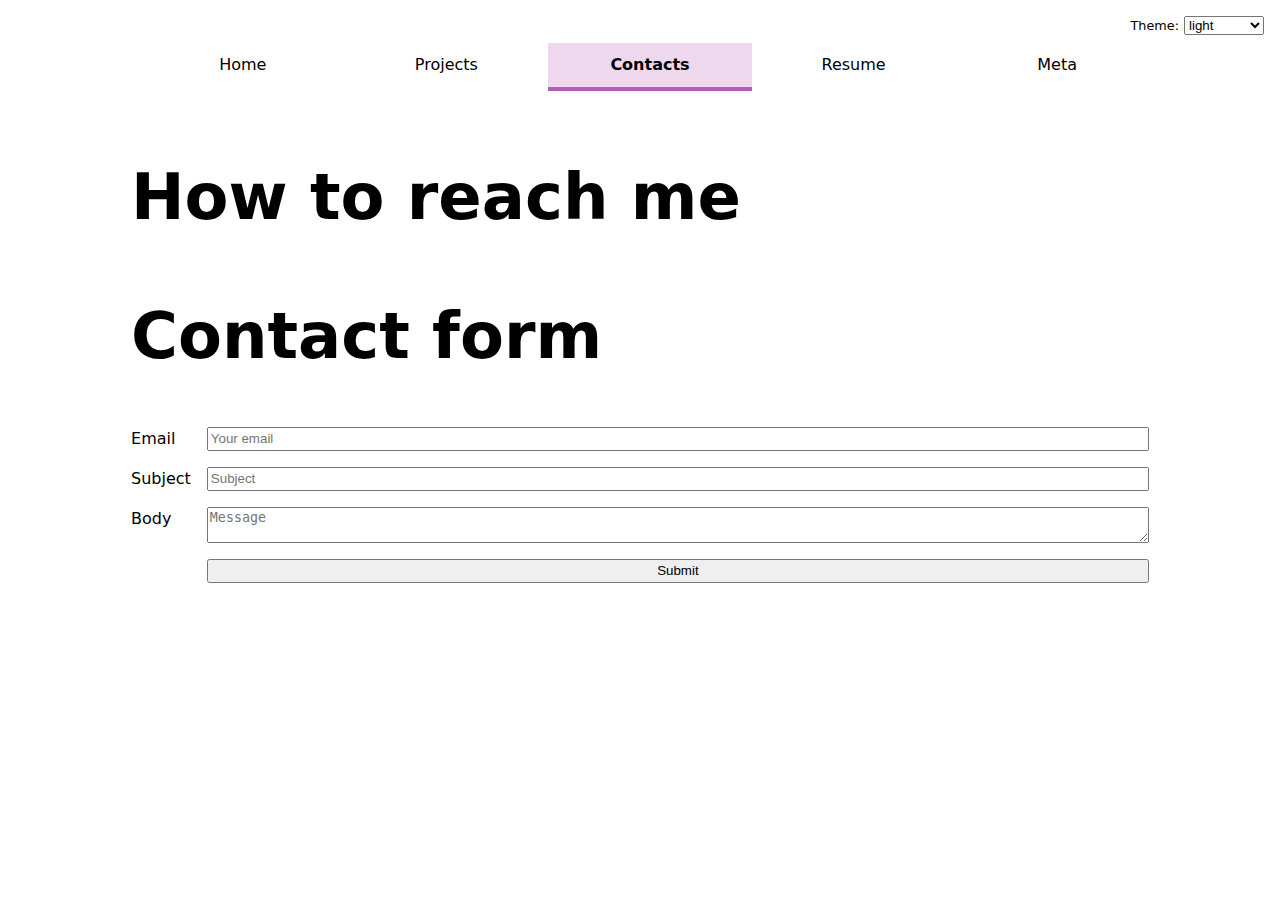
<file: contact/index.html>
<!DOCTYPE html>
<html lang="en">
<head>
    <meta charset="UTF-8">
    <meta name="viewport" content="width=device-width, initial-scale=1.0">
    <title>Contacts</title>
    <link rel="stylesheet" href="../style.css">
    <script type="module" src="../global.js"></script>
</head>
<body>
    <!-- <nav>
        <a href="../index.html">Home</a>
        <a href="../projects/index.html">Projects</a>
        <a href="../contact/index.html" class="current">Contacts</a>
        <a href="https://github.com/MinghanWu039" target="_blank">Github</a>
        <a href="../resume/index.html">Resume</a>
    </nav> -->
    <div>
        <h1>How to reach me</h1>
    </div>
    <div class="form">
        <h1>Contact form</h1>
        <form action="mailto:traviswu0524@gmail.com" method="post" enctype="text/plain">
            <label >Email</label>
            <input type="email" name="Email" placeholder="Your email">
            <label >Subject</label>
            <input type="text" name="subject" placeholder="Subject">
            <label >Body</label>
            <textarea name="message" placeholder="Message"></textarea>
            <br>
            <button type="submit">Submit</button>
        </form>
    </div>
</body>
</html>
</file>
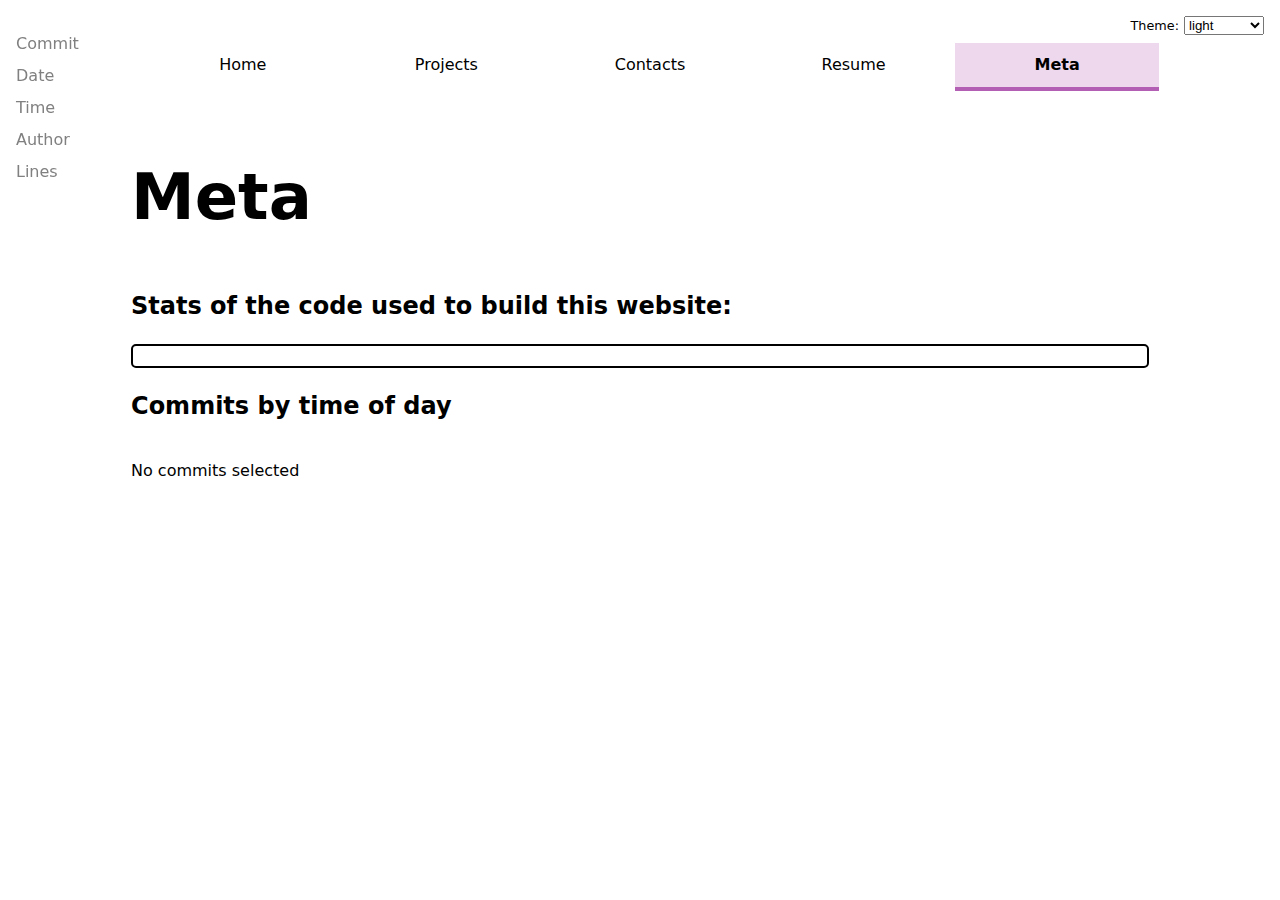
<file: meta/index.html>
<!DOCTYPE html>
<!--[if lt IE 7]>      <html class="no-js lt-ie9 lt-ie8 lt-ie7"> <![endif]-->
<!--[if IE 7]>         <html class="no-js lt-ie9 lt-ie8"> <![endif]-->
<!--[if IE 8]>         <html class="no-js lt-ie9"> <![endif]-->
<!--[if gt IE 8]>      <html class="no-js"> <!--<![endif]-->
<html>
    <head>
        <meta charset="utf-8">
        <meta http-equiv="X-UA-Compatible" content="IE=edge">
        <title>Meta</title>
        <meta name="description" content="">
        <meta name="viewport" content="width=device-width, initial-scale=1">
        <link rel="stylesheet" href="../style.css">
        <script src="https://d3js.org/d3.v7.min.js"></script>
        <script src="main.js" type="module"></script>
        <script src="../global.js" type="module"></script>
    </head>
    <body>
        <h1>Meta</h1>
        <h2>Stats of the code used to build this website:</h2>
        <div id="stats"></div>
        <h2>Commits by time of day</h2>
        <div id="chart">
            <dl id="commit-tooltip" class="info tooltip">
                <dt>Commit</dt>
                <dd>
                  <a href="" id="commit-link" target="_blank"></a>
                </dd>
              
                <dt>Date</dt>
                <dd id="commit-date"></dd>
              
                <dt>Time</dt>
                <dd id="commit-time"></dd>

                <dt>Author</dt>
                <dd id="commit-author"></dd>

                <dt>Lines</dt>
                <dd id="commit-lines"></dd>
              </dl>
        </div>
        <dl id="language-breakdown" class="stats"></dl>
        <p id="selection-count">No commits selected</p>
    </body>
</html>
</file>
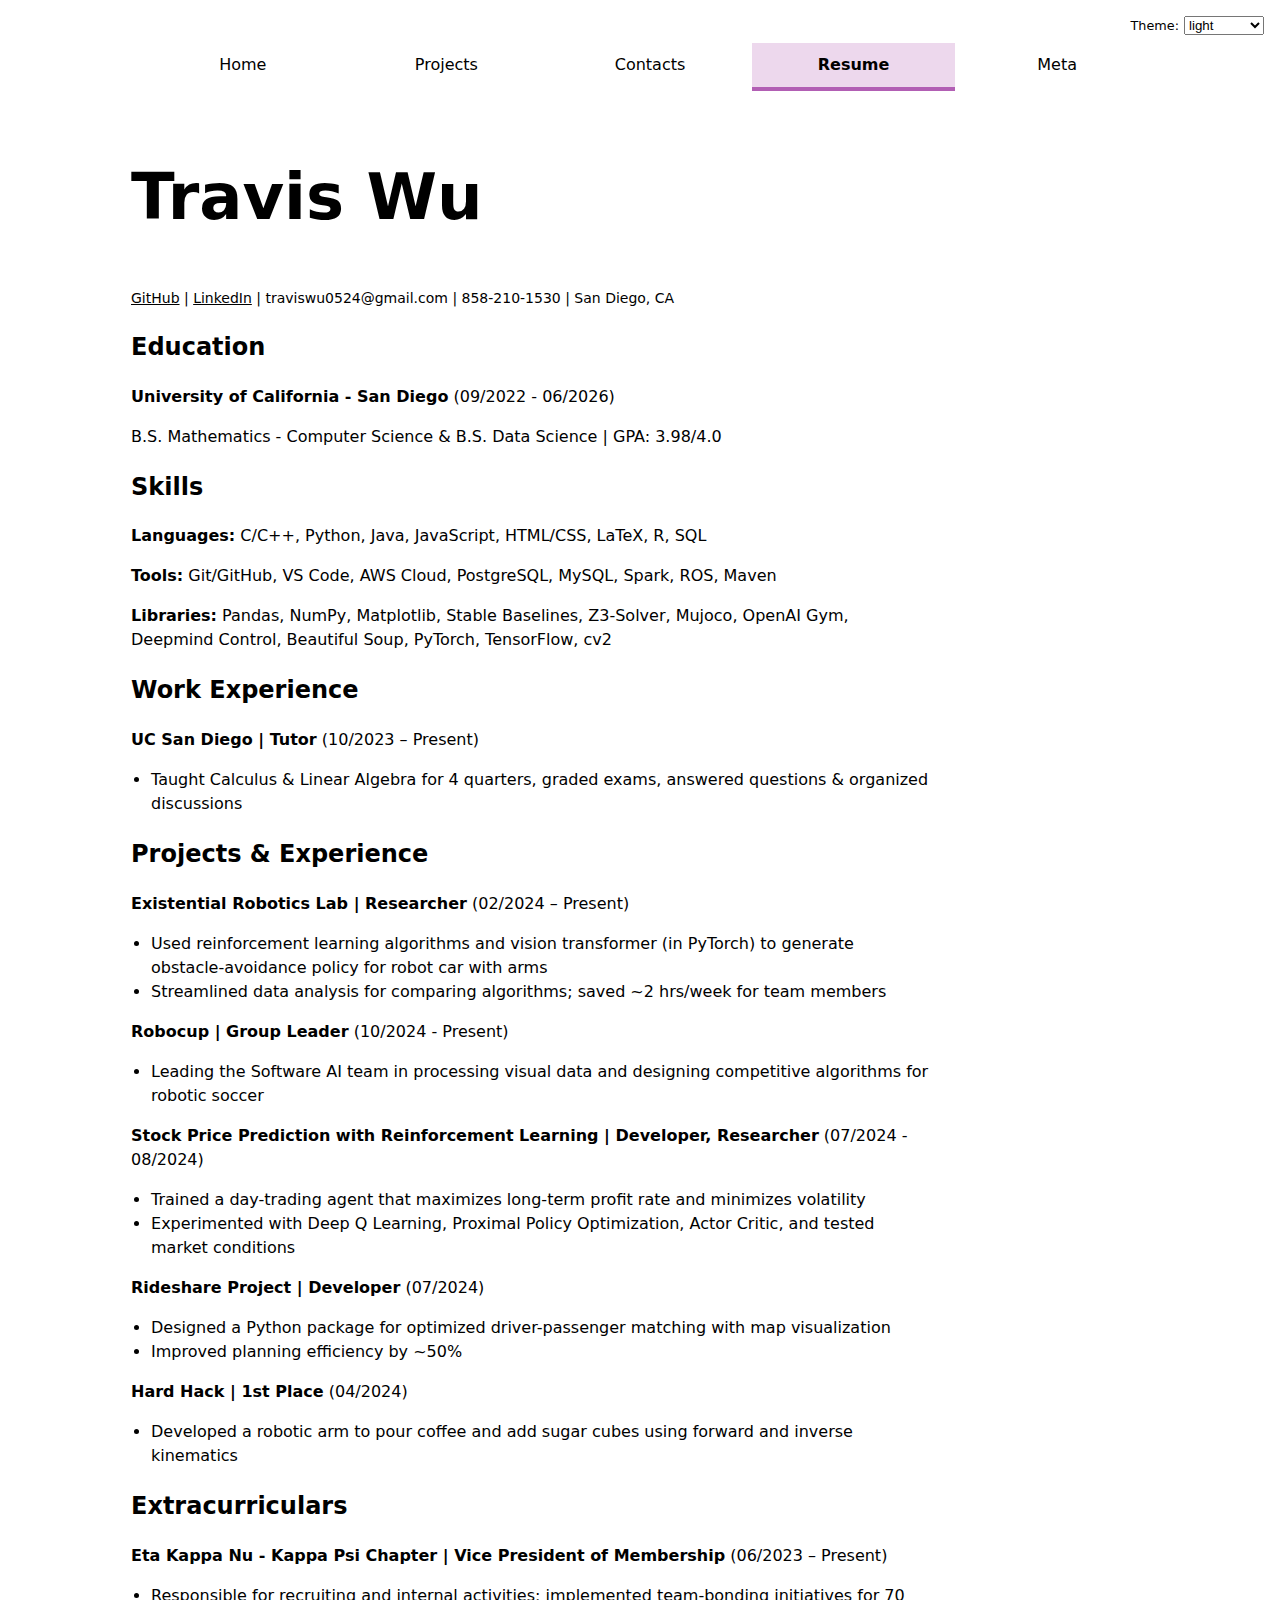
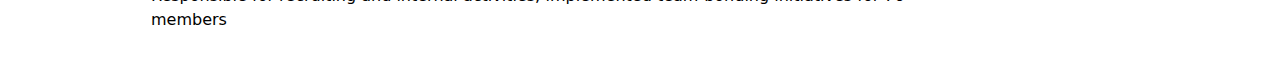
<file: resume/index.html>
<!DOCTYPE html>
<html lang="en">
<head>
    <meta charset="UTF-8">
    <meta name="viewport" content="width=device-width, initial-scale=1.0">
    <title>Travis Wu - Resume</title>
    <style>
        body {line-height: 1.6; }
        .cv-container { max-width: 800px; }
        .section { margin-bottom: 20px; }
        .contact { font-size: 14px; }
        ul { padding-left: 20px; }
    </style>
    <link rel="stylesheet" href="../style.css">
    <script type="module" src="../global.js"></script>
</head>
<body>
    <!-- <nav>
        <a href="../index.html">Home</a>
        <a href="../projects/index.html">Projects</a>
        <a href="../contact/index.html">Contacts</a>
        <a href="https://github.com/MinghanWu039" target="_blank">Github</a>
        <a href="../resume/index.html" class="current">Resume</a>
    </nav> -->
    <div class="cv-container">
        <h1>Travis Wu</h1>
        <p class="contact">
            <a href="https://github.com/MinghanWu039">GitHub</a> | 
            <a href="https://www.linkedin.com/in/minghan-wu-959876259/">LinkedIn</a> | 
            traviswu0524@gmail.com | 858-210-1530 | San Diego, CA
        </p>
        
        <div class="section">
            <h2>Education</h2>
            <p><strong>University of California - San Diego</strong> (09/2022 - 06/2026)</p>
            <p>B.S. Mathematics - Computer Science & B.S. Data Science | GPA: 3.98/4.0</p>
        </div>
        
        <div class="section">
            <h2>Skills</h2>
            <p><strong>Languages:</strong> C/C++, Python, Java, JavaScript, HTML/CSS, LaTeX, R, SQL</p>
            <p><strong>Tools:</strong> Git/GitHub, VS Code, AWS Cloud, PostgreSQL, MySQL, Spark, ROS, Maven</p>
            <p><strong>Libraries:</strong> Pandas, NumPy, Matplotlib, Stable Baselines, Z3-Solver, Mujoco, OpenAI Gym, Deepmind Control, Beautiful Soup, PyTorch, TensorFlow, cv2</p>
        </div>
        
        <div class="section">
            <h2>Work Experience</h2>
            <p><strong>UC San Diego | Tutor</strong> (10/2023 – Present)</p>
            <ul>
                <li>Taught Calculus & Linear Algebra for 4 quarters, graded exams, answered questions & organized discussions</li>
            </ul>
        </div>
        
        <div class="section">
            <h2>Projects & Experience</h2>
            <p><strong>Existential Robotics Lab | Researcher</strong> (02/2024 – Present)</p>
            <ul>
                <li>Used reinforcement learning algorithms and vision transformer (in PyTorch) to generate obstacle-avoidance policy for robot car with arms</li>
                <li>Streamlined data analysis for comparing algorithms; saved ~2 hrs/week for team members</li>
            </ul>
            <p><strong>Robocup | Group Leader</strong> (10/2024 - Present)</p>
            <ul>
                <li>Leading the Software AI team in processing visual data and designing competitive algorithms for robotic soccer</li>
            </ul>
            <p><strong>Stock Price Prediction with Reinforcement Learning | Developer, Researcher</strong> (07/2024 - 08/2024)</p>
            <ul>
                <li>Trained a day-trading agent that maximizes long-term profit rate and minimizes volatility</li>
                <li>Experimented with Deep Q Learning, Proximal Policy Optimization, Actor Critic, and tested market conditions</li>
            </ul>
            <p><strong>Rideshare Project | Developer</strong> (07/2024)</p>
            <ul>
                <li>Designed a Python package for optimized driver-passenger matching with map visualization</li>
                <li>Improved planning efficiency by ~50%</li>
            </ul>
            <p><strong>Hard Hack | 1st Place</strong> (04/2024)</p>
            <ul>
                <li>Developed a robotic arm to pour coffee and add sugar cubes using forward and inverse kinematics</li>
            </ul>
        </div>
        
        <div class="section">
            <h2>Extracurriculars</h2>
            <p><strong>Eta Kappa Nu - Kappa Psi Chapter | Vice President of Membership</strong> (06/2023 – Present)</p>
            <ul>
                <li>Responsible for recruiting and internal activities; implemented team-bonding initiatives for 70 members</li>
            </ul>
        </div>
    </div>
</body>
</html>
</file>
<file: style.css>
html {
    color-scheme: light dark
}

body {
    /* Set line height to 1.5 times the font size
         and use the OS’s UI font as the website font
       */
    font: 100%/1.5 system-ui;
    max-width: 100ch;
    margin-inline: auto;
    padding: 20px;
  }

nav {
    /* background-color: #f8f9fa; */
    padding: 10px;
    border-radius: 5px;
    /* position: fixed; */
    top: 0;
    left: 0;
    /* height: 100%;
    width: 200px; */
    display: flex;
    flex-direction: row;
    width: 100%;
    align-items: flex-start;
    z-index: 1;
    > a {
        display: block;
        padding: 10px;
        margin: 5px 0;
        border-radius: 0;
        text-decoration: none;
        color: inherit;
        text-align: center;
        width: 100%;
        box-sizing: border-box;
    }
    > a:hover {
        background-color: color-mix(in oklch, rgba(178, 95, 180, 0.3), canvas 20%);
        /* border-bottom-width: 4px;
        border-bottom-color: rgb(178, 95, 180);
        border-bottom-style: solid; */
    }
    > a.current {
        background-color: color-mix(in oklch, rgba(178, 95, 180, 0.3), canvas 20%);
        /* background-color: rgba(178, 95, 180, 0.3); */
        border-bottom-width: 4px;
        border-bottom-color: rgb(178, 95, 180);
        border-bottom-style: solid;
        font-weight: bold;
    }
}

a {
    margin: 5px 0;
    border-radius: 5px;
    color: inherit;
    width: 100%;
}

/* body > *:not(nav) {
    margin-left: 220px;
} */

article img {
    max-width: 100%;
    height: auto;
    margin: 5px;
}

form {
    display: grid;
    grid-template-columns: auto 1fr;
    grid-column: 1 / -1;
    gap: 1em;
}

form > div > label {
    display: grid;
    grid-template-columns: subgrid;
}

.projects {
    display: grid;
    grid-template-columns: repeat(auto-fill, minmax(15em, 1fr));
    gap: 1em;
    > article {
        grid-template-rows: subgrid;
        grid-row: span 3;
        > h2 {
            margin: 0;
        }
    }
    > article > div > .year {
        font-size: 80%;
        font-weight: bold;
        font-family: baskerville, serif;
        font-style: italic;
    }
}

h1 {
    font-size: 400%;
}

h1 h2 h3 h4 h5 h6 {
    line-height: 1.1;
    text-wrap: balance;
}

.theme-select {
    position: absolute;
    right: 1rem;
    top: 1rem;
    font-size: 80%;
    font-family: inherit;
    > label {
        margin-right: 5px;
    }
}

div#profile-stats > dl{
    display: grid;
    grid-template-columns: repeat(4, 1fr);
    justify-items: center;
    > dt, > dd {
        grid-column: span 1;
    }
    > dt {
        grid-row: 1;
        font-weight: bold;
        text-align: center;
    }
    > dd {
        grid-row: 2;
        text-align: center;
        margin-inline-start: 0px;
    }
}

#projects-pie-plot {
    max-width: 20em;
    margin-block: 2em;
  
    overflow: visible;
  }

.legend {
    flex: 1;
    display: grid;
    grid-template-columns: repeat(auto-fill, minmax(9em, 1fr));
    flex-direction: row;
    align-items: center;
    gap: 1em;
    list-style-type: none;
    padding: 1em;
    border-radius: 5px;
    background-color: color-mix(in oklch, rgba(241, 223, 241, 0.3), canvas 20%);
    > li {
        align-items: center;
    }
    > li.selected {
        > span.swatch {
        background-color: black !important;
        }
        
    }
}

span.swatch {
    display: inline-block;
    width: 1em;
    height: 1em;
    margin-right: 0.5em;
    border-radius: 50%
}

.container {
    display: flex;
    gap: 2em;
    > .legend {
        height: 100%;
        align-self: center;
    }
}

&:has(path:hover) {
    path:not(:hover) {
      opacity: 0.5;
    }
  }
path {
transition: 300ms;
cursor: pointer;
}
path.selected {
    --color: black !important;
    &:is(path) {
        fill: var(--color);
    }
}

.searchBar {
    display: grid;
    grid-template-columns: 1fr auto;
    padding: 10px;
    margin-top: 15px;
    margin-bottom: 10px;
    align-items: center;
    width: 100%;
    > input {
        padding: 0.5em;
        border-radius: 5px;
        border: 1px solid;
        width: 100%;
    }
    > button {
        padding: 0.5em;
        border-radius: 5px;
        border: 1px solid;
    }
}

div#stats {
    padding: 10px;
    border-radius: 5px;
    border: 2px solid;
    /* border-color: color-mix(in oklch, rgb(178, 95, 180), canvas 20%); */
    > dl {
        display: grid;
        justify-items: center;
        gap: 1em;
        > dt, > dd {
            grid-template-columns: repeat(1, 1fr);
            grid-column: span 1;
        }
        > dt {
            grid-row: 1;
            font-weight: bold;
            text-align: center;
            font-size: 80%;
            color: gray;
        }
        > dd {
            grid-row: 2;
            text-align: center;
            margin-inline-start: 0px;
            font-size: 150%;
        }
    }
}

svg > .gridlines {
    stroke: color-mix(in oklch, rgb(178, 95, 180), canvas 20%);
    stroke-width: 0.5;
}

dl.info {
    display: grid;
    grid-template-columns: auto 1fr;
    gap: 0.5em;
    transition-duration: 500ms;
    transition-property: opacity, visibility;
    > dt {
        grid-column: 1;
        margin: 0;
        font-weight: normal;
        color: gray;
    }
    > dd {
        grid-column: 2;
        margin: 0;
        font-weight: bold;
    }
}

dl.info[hidden]:not(:hover, :focus-within) {
    opacity: 0;
    visibility: hidden;
  }

dl.tooltip {
    position: fixed;
    top: 1em;
    left: 1em;
}

circle {
    transition: 200ms;
    transform-origin: center;
    transform-box: fill-box;
}

circle:hover {
    transform: scale(1.5);
}

circle.selected {
    fill: #ff6b6b;
}

dl#language-breakdown {
    /* display: grid;
    grid-template-columns: repeat(3, 1fr);
    gap: 1em;
    text-align: center; */
    /* border-color: color-mix(in oklch, rgb(178, 95, 180), canvas 20%); */
    display: grid;
    justify-items: center;
    gap: 1em;
    > dt, > dd {
        grid-template-columns: repeat(1, 1fr);
        grid-column: span 1;
    }
    > dt {
        grid-row: 1;
        font-weight: bold;
        text-align: center;
    }
    > dd {
        grid-row: 2;
        text-align: center;
        margin-inline-start: 0px;
    }
}
</file>
